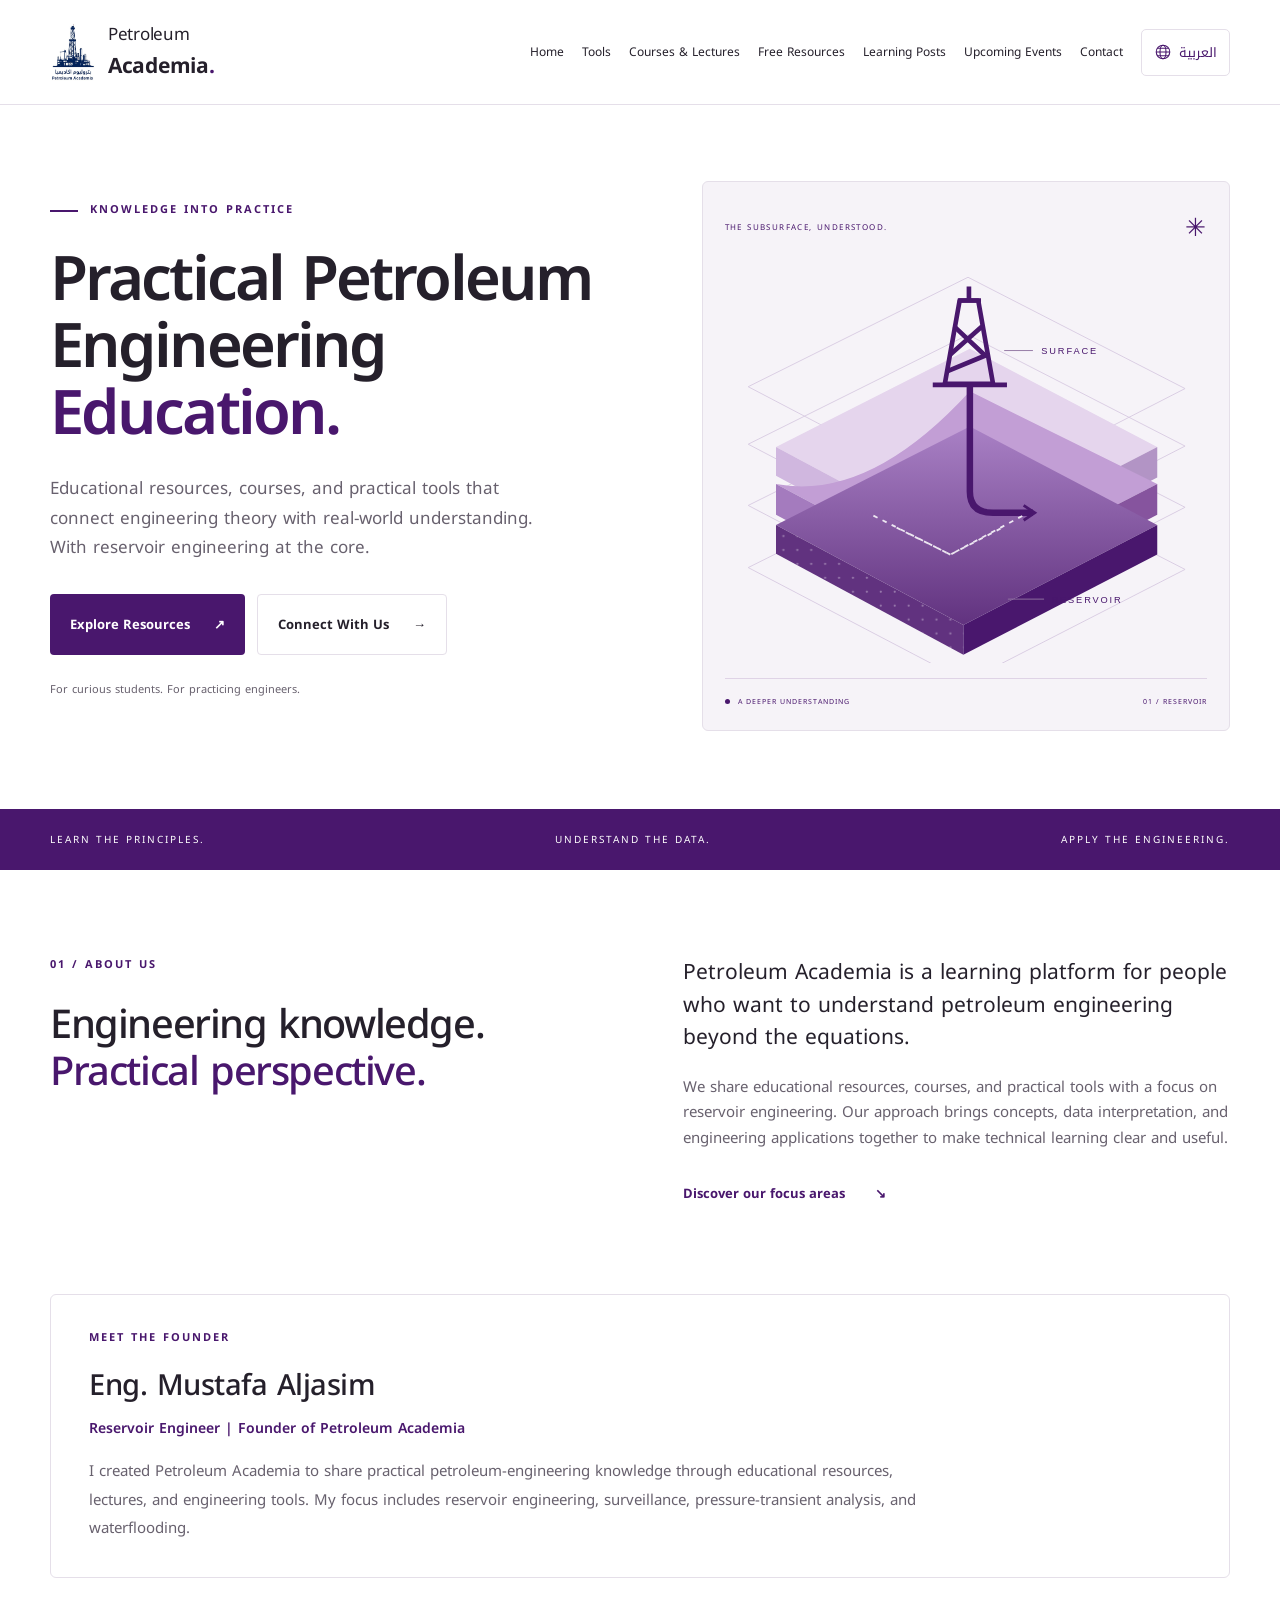
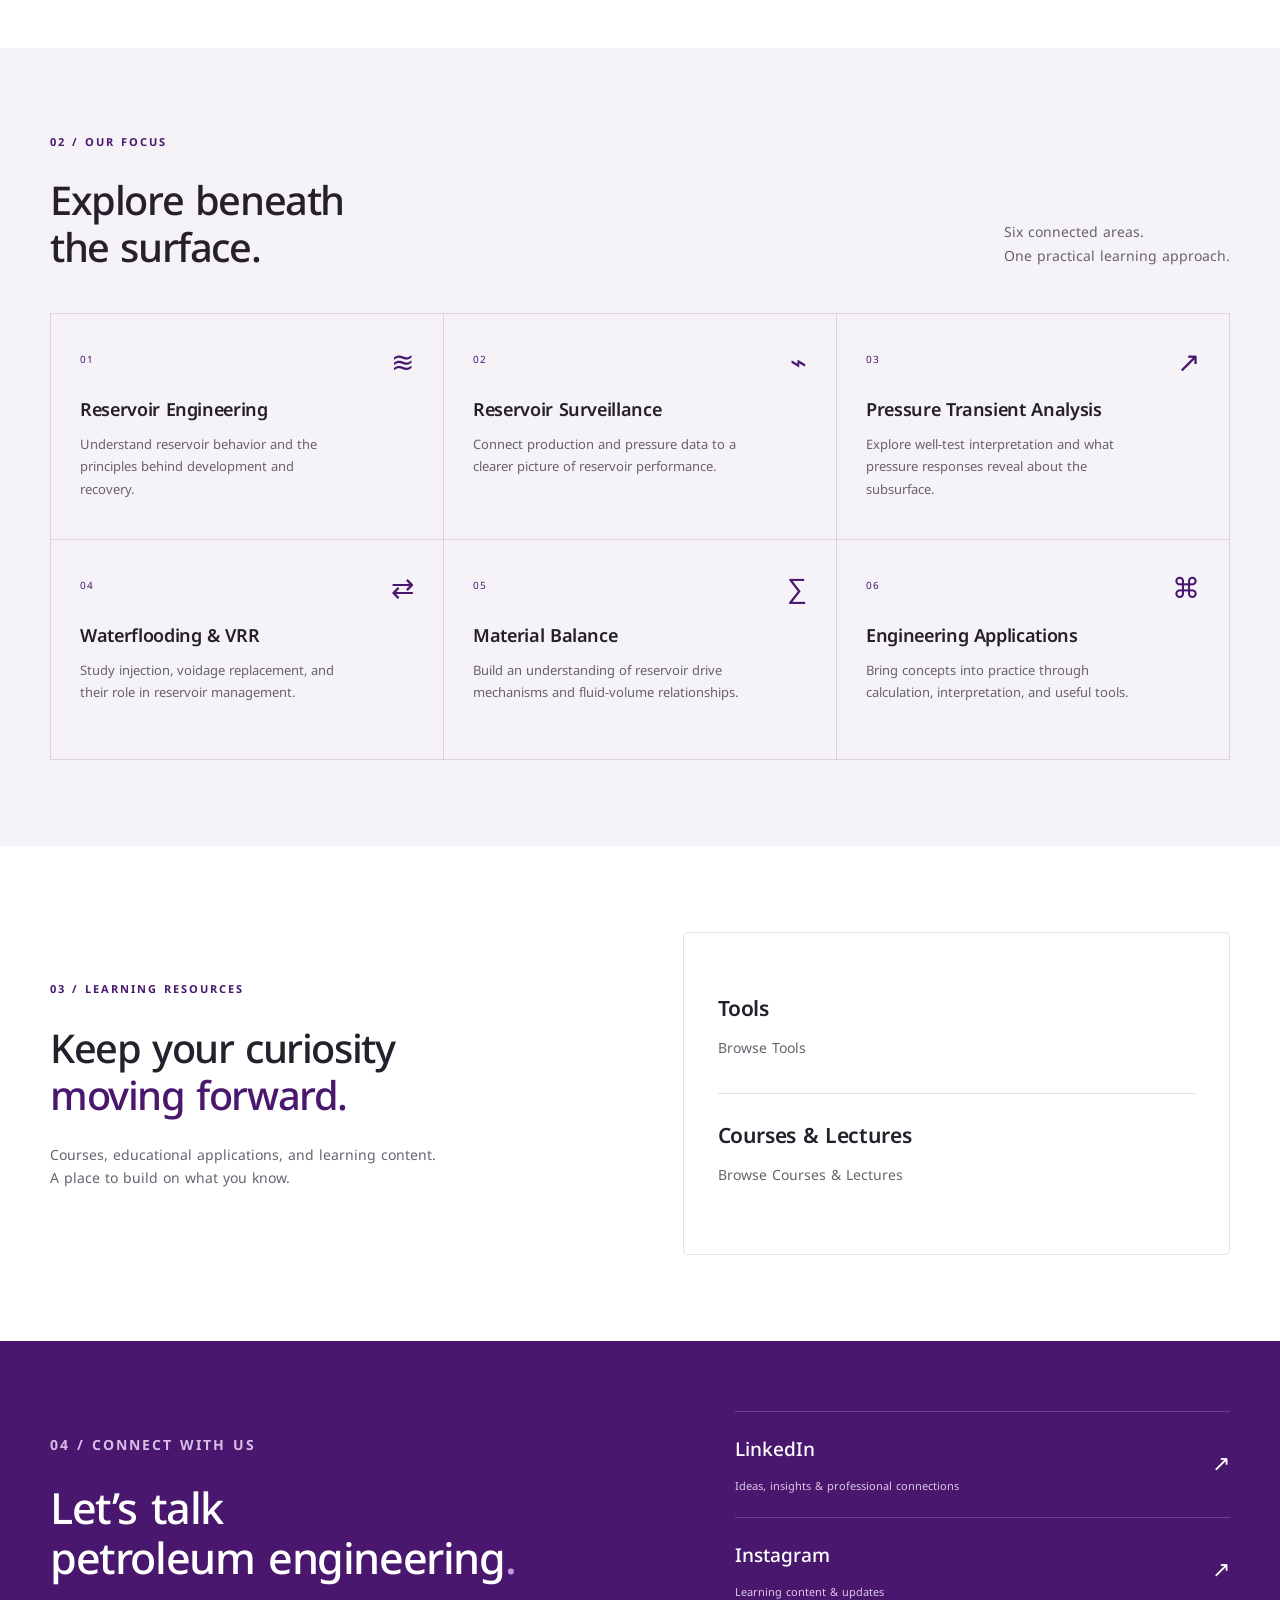
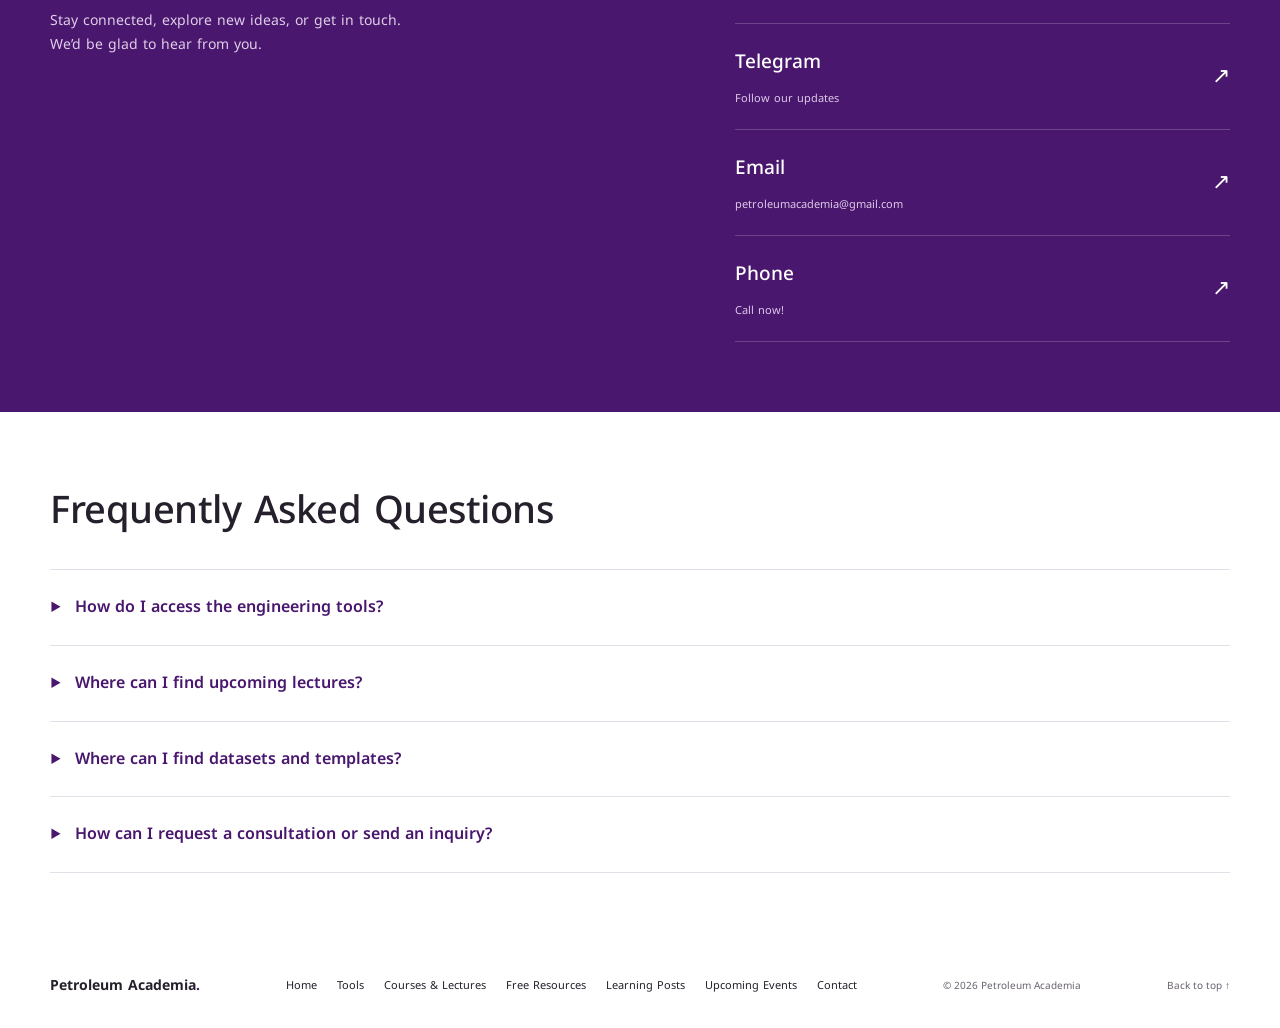
<file: index.html>
<!doctype html>
<html lang="en">
<head>
  <meta charset="utf-8">
  <meta name="viewport" content="width=device-width, initial-scale=1">
  <title>Petroleum Academia | Practical Petroleum Engineering Education</title>
  <meta name="description" content="Practical petroleum engineering education, resources, courses, and tools with a focus on reservoir engineering. Connect with Petroleum Academia.">
  <meta name="theme-color" content="#49176D">
  <link rel="canonical" href="https://petroleumacademia.com/">
  <meta property="og:type" content="website">
  <meta property="og:site_name" content="Petroleum Academia">
  <meta property="og:title" content="Practical Petroleum Engineering Education">
  <meta property="og:description" content="Connect theory with practical understanding. Explore petroleum engineering education with Petroleum Academia.">
  <meta property="og:url" content="https://petroleumacademia.com/">
  <meta property="og:image" content="https://petroleumacademia.com/assets/social-preview.png">
  <meta property="og:image:alt" content="Petroleum Academia — Empowering the Future of Energy">
  <meta name="twitter:card" content="summary_large_image">
  <meta name="twitter:title" content="Petroleum Academia | Practical Engineering Education">
  <meta name="twitter:description" content="Educational resources and practical tools focused on reservoir engineering.">
  <meta name="twitter:image" content="https://petroleumacademia.com/assets/social-preview.png">
  <link rel="icon" href="/assets/favicon.svg" type="image/svg+xml">
  <link rel="stylesheet" href="/styles.css">
  <script src="/config.js" defer></script>
  <script src="/shared.js" defer></script>
  <script src="/script.js" defer></script>
  <script src="/language.js" defer></script>
  <script src="/featured.js" defer></script>
  <script src="/founder.js" defer></script>
  <script src="/faq.js" defer></script>
</head>
<body id="top">
  <a class="skip-link" href="#main">Skip to content</a>
  <header class="site-header">
    <div class="container header-inner">
      <a class="brand" href="/" aria-label="Petroleum Academia home"><img src="/assets/logo.png" width="532" height="692" alt="Petroleum Academia"><span>Petroleum<br><strong>Academia<span class="brand-dot">.</span></strong></span></a>
      <nav aria-label="Main navigation"><a href="/">Home</a><a href="/tools/">Tools</a><a href="/courses/">Courses &amp; Lectures</a><a href="/resources/">Free Resources</a><a href="/learning-posts/">Learning Posts</a><a href="/upcoming/">Upcoming Events</a><a href="/contact/">Contact</a><button class="language-toggle" id="language-toggle" type="button" aria-label="Switch to Arabic" hidden><svg viewBox="0 0 24 24" width="18" height="18" fill="none" stroke="currentColor" stroke-width="1.5" aria-hidden="true"><circle cx="12" cy="12" r="9"/><ellipse cx="12" cy="12" rx="4" ry="9"/><path d="M3 12h18M5 7h14M5 17h14"/></svg><span lang="ar" dir="rtl">العربية</span></button></nav>
    </div>
  </header>
  <main id="main">
    <section class="hero container" id="home" aria-labelledby="hero-title">
      <div class="hero-copy"><p class="eyebrow"><span class="small-line"></span> KNOWLEDGE INTO PRACTICE</p><h1 id="hero-title">Practical Petroleum Engineering <em>Education.</em></h1><p class="hero-description">Educational resources, courses, and practical tools that connect engineering theory with real-world understanding. With reservoir engineering at the core.</p><div class="hero-actions"><a class="button primary" href="/tools/">Explore Resources <span aria-hidden="true">↗</span></a><a class="button secondary" href="#contact">Connect With Us <span aria-hidden="true">→</span></a></div><p class="hero-footnote">For curious students. For practicing engineers.</p></div>
      <div class="technical-art" role="img" aria-label="Illustrative reservoir cross-section showing geological layers, a well, and fluid movement">
        <div class="art-top"><span>THE SUBSURFACE, UNDERSTOOD.</span><span aria-hidden="true">✳</span></div>
        <svg viewBox="0 0 520 440" aria-hidden="true">
          <defs><linearGradient id="layer" x2="0" y2="1"><stop stop-color="#a981c5"/><stop offset="1" stop-color="#61327f"/></linearGradient><pattern id="dots" width="15" height="15" patternUnits="userSpaceOnUse"><circle cx="3" cy="3" r="1.2" fill="#fff" opacity=".35"/></pattern></defs>
          <g fill="none" stroke="#d9cce2" stroke-width="1"><path d="M25 142 262 24 496 144 260 265Z"/><path d="M25 204 262 86 496 206 260 327Z"/><path d="M25 270 262 152 496 272 260 393Z"/><path d="M25 337 262 219 496 339 260 460Z"/></g>
          <path d="M55 207 264 101 466 207 257 315Z" fill="#e5d5ed"/><path d="M55 207 257 315 257 347 55 238Z" fill="#d0b7df"/><path d="M257 315 466 207 466 240 257 347Z" fill="#b294c5"/>
          <path d="M55 247Q155 266 264 147L466 247 257 354Z" fill="#c29ed5"/><path d="M55 247 257 354 257 389 55 280Z" fill="#a47bbe"/><path d="M257 354 466 247 466 280 257 389Z" fill="#86549e"/>
          <path d="M55 291 264 185 466 291 257 399Z" fill="url(#layer)"/><path d="M55 291 257 399 257 431 55 322Z" fill="#61327f"/><path d="M257 399 466 291 466 323 257 431Z" fill="#49176d"/><path d="M55 291 257 399 257 431 55 322Z" fill="url(#dots)"/>
          <g fill="none" stroke="#49176d" stroke-width="5" stroke-linejoin="round"><path d="M237 139 253 49 273 49 289 139Z"/><path d="m247 77 32 30m-37 1 35-31m-39 49 46-19M251 49h25M263 34v15M224 140h80"/><path d="M264 140v115q0 23 25 23h43" stroke-width="7"/></g><path d="m322 270 12 8-12 8" fill="none" stroke="#49176d" stroke-width="3"/>
          <g fill="none" stroke="#fff" stroke-width="2" stroke-dasharray="5 6" opacity=".85"><path d="m160 281 83 42 80-43"/><path d="m185 294 58 29 54-28"/></g>
          <g fill="#49176d" font-family="Arial, sans-serif" font-size="10" letter-spacing="2"><text x="341" y="107">SURFACE</text><text x="352" y="375">RESERVOIR</text></g><g stroke="#9175a2" stroke-width="1" fill="none"><path d="M332 103h-31M344 371h-39"/></g>
        </svg>
        <div class="art-bottom"><span><span class="status-dot"></span> A DEEPER UNDERSTANDING</span><span>01 / RESERVOIR</span></div>
      </div>
    </section>
    <section class="container featured-resource" id="featured-resource" aria-labelledby="featured-title" hidden></section>
    <div class="topic-strip"><div class="container"><span>LEARN THE PRINCIPLES.</span><span>UNDERSTAND THE DATA.</span><span>APPLY THE ENGINEERING.</span></div></div>
    <section class="container about section" id="about" aria-labelledby="about-title"><div><p class="eyebrow">01 / ABOUT US</p><h2 id="about-title">Engineering knowledge.<br><em>Practical perspective.</em></h2></div><div class="about-copy"><p class="lead">Petroleum Academia is a learning platform for people who want to understand petroleum engineering beyond the equations.</p><p>We share educational resources, courses, and practical tools with a focus on reservoir engineering. Our approach brings concepts, data interpretation, and engineering applications together to make technical learning clear and useful.</p><a class="text-link" href="#focus">Discover our focus areas <span aria-hidden="true">↘</span></a></div></section>
    <section class="container founder-section" id="founder-profile" aria-labelledby="founder-name" hidden></section>
    <section class="focus-section" id="focus" aria-labelledby="focus-title"><div class="container section"><div class="section-heading"><div><p class="eyebrow">02 / OUR FOCUS</p><h2 id="focus-title">Explore beneath<br>the surface.</h2></div><p>Six connected areas.<br>One practical learning approach.</p></div><div class="focus-grid">
      <article><span class="area-number">01</span><h3>Reservoir Engineering</h3><p>Understand reservoir behavior and the principles behind development and recovery.</p><span class="area-symbol" aria-hidden="true">≋</span></article>
      <article><span class="area-number">02</span><h3>Reservoir Surveillance</h3><p>Connect production and pressure data to a clearer picture of reservoir performance.</p><span class="area-symbol" aria-hidden="true">⌁</span></article>
      <article><span class="area-number">03</span><h3>Pressure Transient Analysis</h3><p>Explore well-test interpretation and what pressure responses reveal about the subsurface.</p><span class="area-symbol" aria-hidden="true">↗</span></article>
      <article><span class="area-number">04</span><h3>Waterflooding &amp; VRR</h3><p>Study injection, voidage replacement, and their role in reservoir management.</p><span class="area-symbol" aria-hidden="true">⇄</span></article>
      <article><span class="area-number">05</span><h3>Material Balance</h3><p>Build an understanding of reservoir drive mechanisms and fluid-volume relationships.</p><span class="area-symbol" aria-hidden="true">∑</span></article>
      <article><span class="area-number">06</span><h3>Engineering Applications</h3><p>Bring concepts into practice through calculation, interpretation, and useful tools.</p><span class="area-symbol" aria-hidden="true">⌘</span></article>
    </div></div></section>
    <section class="container section resources" id="resources" aria-labelledby="resources-title"><div><p class="eyebrow">03 / LEARNING RESOURCES</p><h2 id="resources-title">Keep your curiosity<br><em>moving forward.</em></h2><p>Courses, educational applications, and learning content.<br>A place to build on what you know.</p></div><div class="resource-panel"><a class="resource-link" href="/tools/"><h3>Tools</h3><p>Browse Tools</p></a><a class="resource-link" href="/courses/"><h3>Courses &amp; Lectures</h3><p>Browse Courses &amp; Lectures</p></a></div></section>
    <section class="contact-section" id="contact" aria-labelledby="contact-title"><div class="container contact-inner"><div><p class="eyebrow">04 / CONNECT WITH US</p><h2 id="contact-title">Let’s talk<br>petroleum engineering<span>.</span></h2><p>Stay connected, explore new ideas, or get in touch.<br>We’d be glad to hear from you.</p></div><div id="contact-links" class="contact-links" aria-label="Contact channels"></div></div></section>
    <section class="container faq-section" id="faq-section" aria-labelledby="faq-title" hidden></section>
  </main>
  <footer class="container"><a class="footer-brand" href="/">Petroleum Academia<span>.</span></a><p>Practical knowledge. Lasting understanding.</p><small>© <span id="year">2026</span> Petroleum Academia</small><a class="back-top" href="#top">Back to top ↑</a></footer>
</body>
</html>
</file>
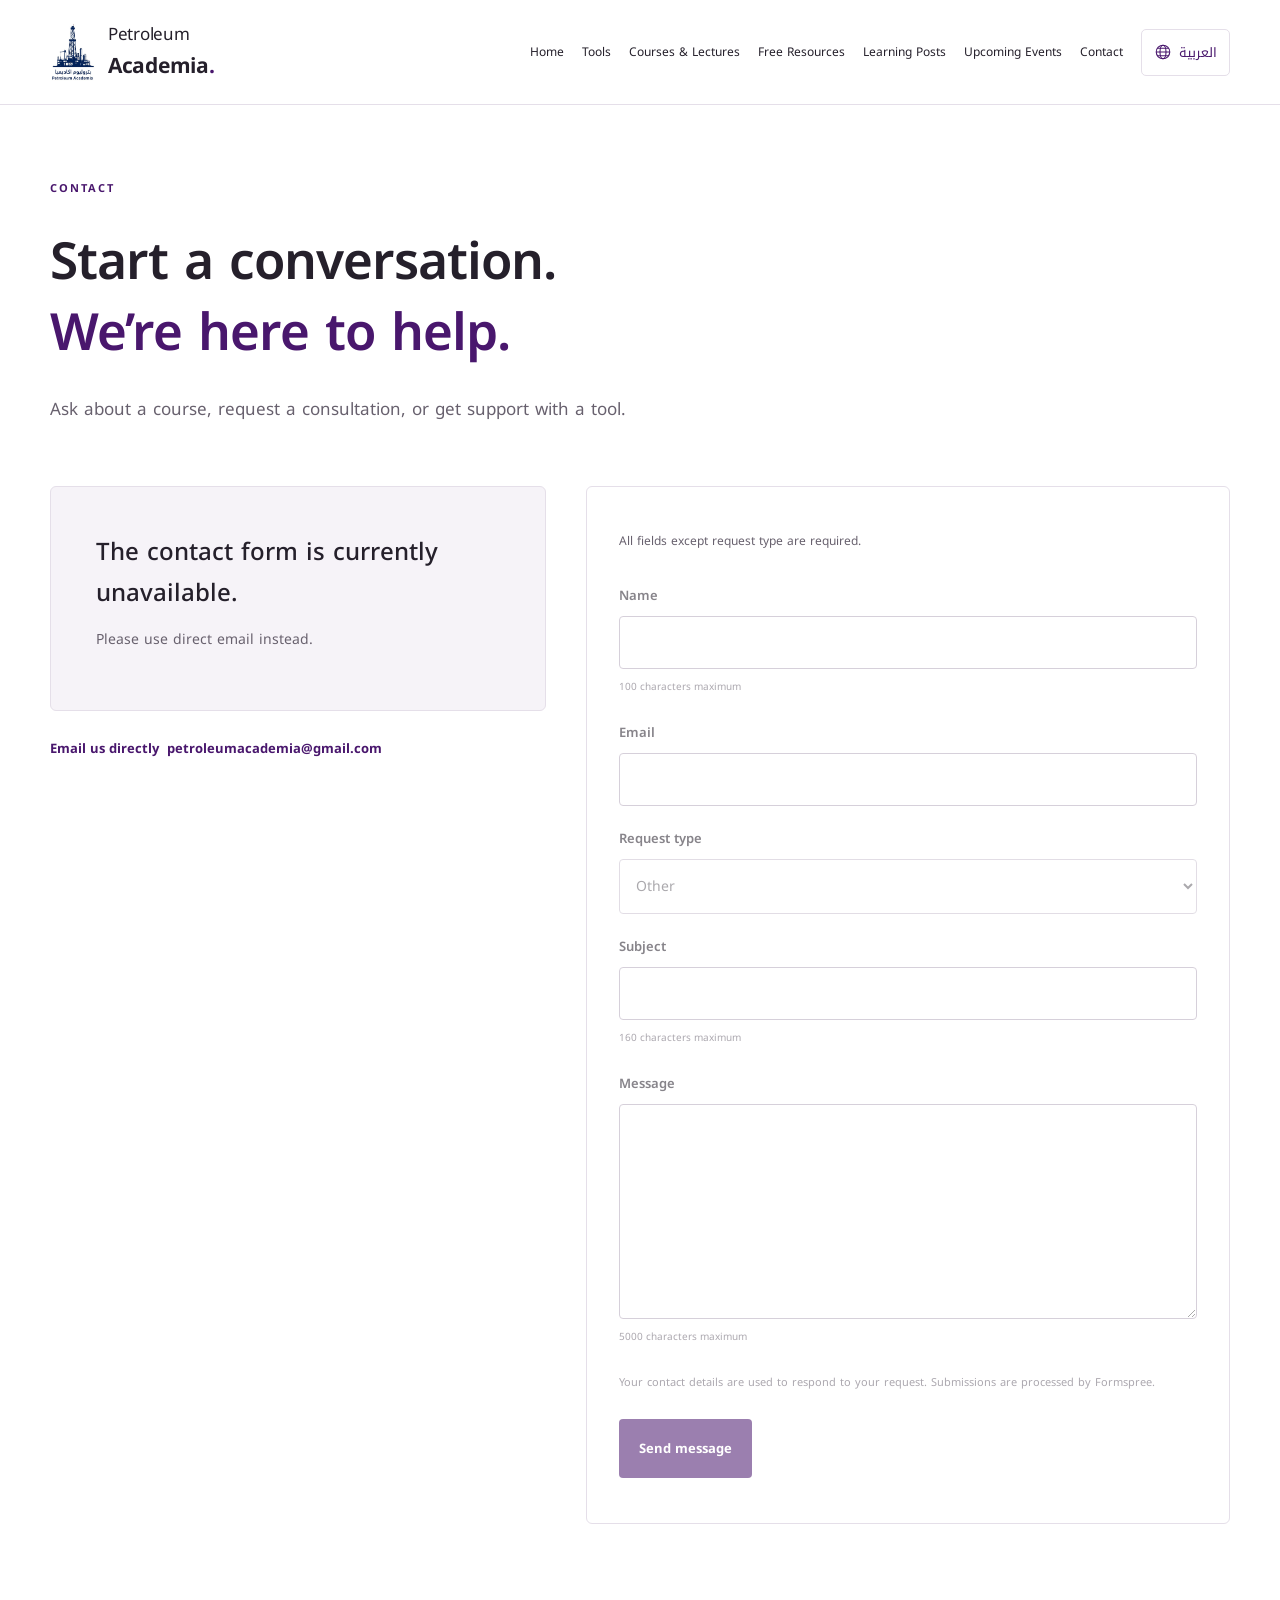
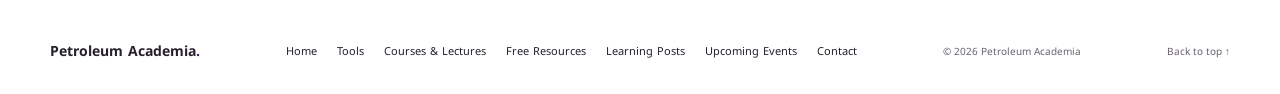
<file: contact/index.html>
<!doctype html>
<html lang="en">
<head>
  <meta charset="utf-8">
  <meta name="viewport" content="width=device-width, initial-scale=1">
  <title>Contact | Petroleum Academia</title>
  <meta name="description" content="Ask about a course, request a consultation, or get support with a tool.">
  <meta name="theme-color" content="#49176D">
  <link rel="canonical" href="https://petroleumacademia.com/contact/">
  <meta property="og:type" content="website">
  <meta property="og:site_name" content="Petroleum Academia">
  <meta property="og:title" content="Contact | Petroleum Academia">
  <meta property="og:description" content="Ask about a course, request a consultation, or get support with a tool.">
  <meta property="og:url" content="https://petroleumacademia.com/contact/">
  <meta property="og:image" content="https://petroleumacademia.com/assets/social-preview.png">
  <meta property="og:image:alt" content="Petroleum Academia — Empowering the Future of Energy">
  <meta name="twitter:card" content="summary_large_image">
  <meta name="twitter:title" content="Contact | Petroleum Academia">
  <meta name="twitter:description" content="Ask about a course, request a consultation, or get support with a tool.">
  <meta name="twitter:image" content="https://petroleumacademia.com/assets/social-preview.png">
  <link rel="icon" href="/assets/favicon.svg" type="image/svg+xml">
  <link rel="stylesheet" href="/styles.css">
  <script src="/config.js" defer></script>
  <script src="/shared.js" defer></script>
  <script src="/script.js" defer></script>
  <script src="/language.js" defer></script>
  <script src="/contact.js" defer></script>
</head>
<body id="top" data-page="contact">
  <a class="skip-link" href="#main">Skip to content</a>
  <header class="site-header">
    <div class="container header-inner">
      <a class="brand" href="/" aria-label="Petroleum Academia home"><img src="/assets/logo.png" width="532" height="692" alt="Petroleum Academia"><span>Petroleum<br><strong>Academia<span class="brand-dot">.</span></strong></span></a>
      <nav aria-label="Main navigation"><a href="/">Home</a><a href="/tools/">Tools</a><a href="/courses/">Courses &amp; Lectures</a><a href="/resources/">Free Resources</a><a href="/learning-posts/">Learning Posts</a><a href="/upcoming/">Upcoming Events</a><a href="/contact/">Contact</a><button class="language-toggle" id="language-toggle" type="button" aria-label="Switch to Arabic" hidden><svg viewBox="0 0 24 24" width="18" height="18" fill="none" stroke="currentColor" stroke-width="1.5" aria-hidden="true"><circle cx="12" cy="12" r="9"/><ellipse cx="12" cy="12" rx="4" ry="9"/><path d="M3 12h18M5 7h14M5 17h14"/></svg><span lang="ar" dir="rtl">العربية</span></button></nav>
    </div>
  </header>
  <main id="main" class="catalog-main"><section class="container catalog-intro"><p class="eyebrow">CONTACT</p><h1>Start a conversation.<br><em>We’re here to help.</em></h1><p class="lead">Ask about a course, request a consultation, or get support with a tool.</p></section><section class="container catalog-content contact-layout"><div><div id="form-unavailable" class="catalog-state"><h2>The contact form is currently unavailable.</h2><p>Please use direct email instead.</p></div><a id="email-alternative" class="text-link email-alternative" hidden><span>Email us directly</span><span id="email-address" dir="ltr"></span></a></div><form id="contact-form" class="contact-form" novalidate><p>All fields except request type are required.</p><fieldset disabled><legend class="sr-only">Contact</legend>
<label for="name">Name</label><input id="name" name="name" autocomplete="name" required maxlength="100" aria-describedby="name-limit"><small id="name-limit">100 characters maximum</small>
<label for="email">Email</label><input id="email" name="email" type="email" autocomplete="email" required maxlength="254">
<label for="request-type">Request type</label><select id="request-type" name="requestType"><option value="Consultation">Consultation</option><option value="Course inquiry">Course inquiry</option><option value="Tool support">Tool support</option><option value="Other" selected>Other</option></select>
<label for="subject">Subject</label><input id="subject" name="subject" required maxlength="160" aria-describedby="subject-limit"><small id="subject-limit">160 characters maximum</small>
<label for="message">Message</label><textarea id="message" name="message" rows="7" required maxlength="5000" aria-describedby="message-limit"></textarea><small id="message-limit">5000 characters maximum</small>
<div class="honeypot" aria-hidden="true"><label for="website">Leave this blank</label><input id="website" name="_gotcha" tabindex="-1" autocomplete="off"></div>
<p class="privacy-note">Your contact details are used to respond to your request. Submissions are processed by Formspree.</p><button type="submit" class="button primary">Send message</button></fieldset><p id="form-status" role="status" aria-live="polite"></p><noscript><p>The contact form is currently unavailable.</p></noscript></form></section></main>
  <footer class="container"><a class="footer-brand" href="/">Petroleum Academia<span>.</span></a><p>Practical knowledge. Lasting understanding.</p><small>© <span id="year">2026</span> Petroleum Academia</small><a class="back-top" href="#top">Back to top ↑</a></footer>
</body>
</html>
</file>
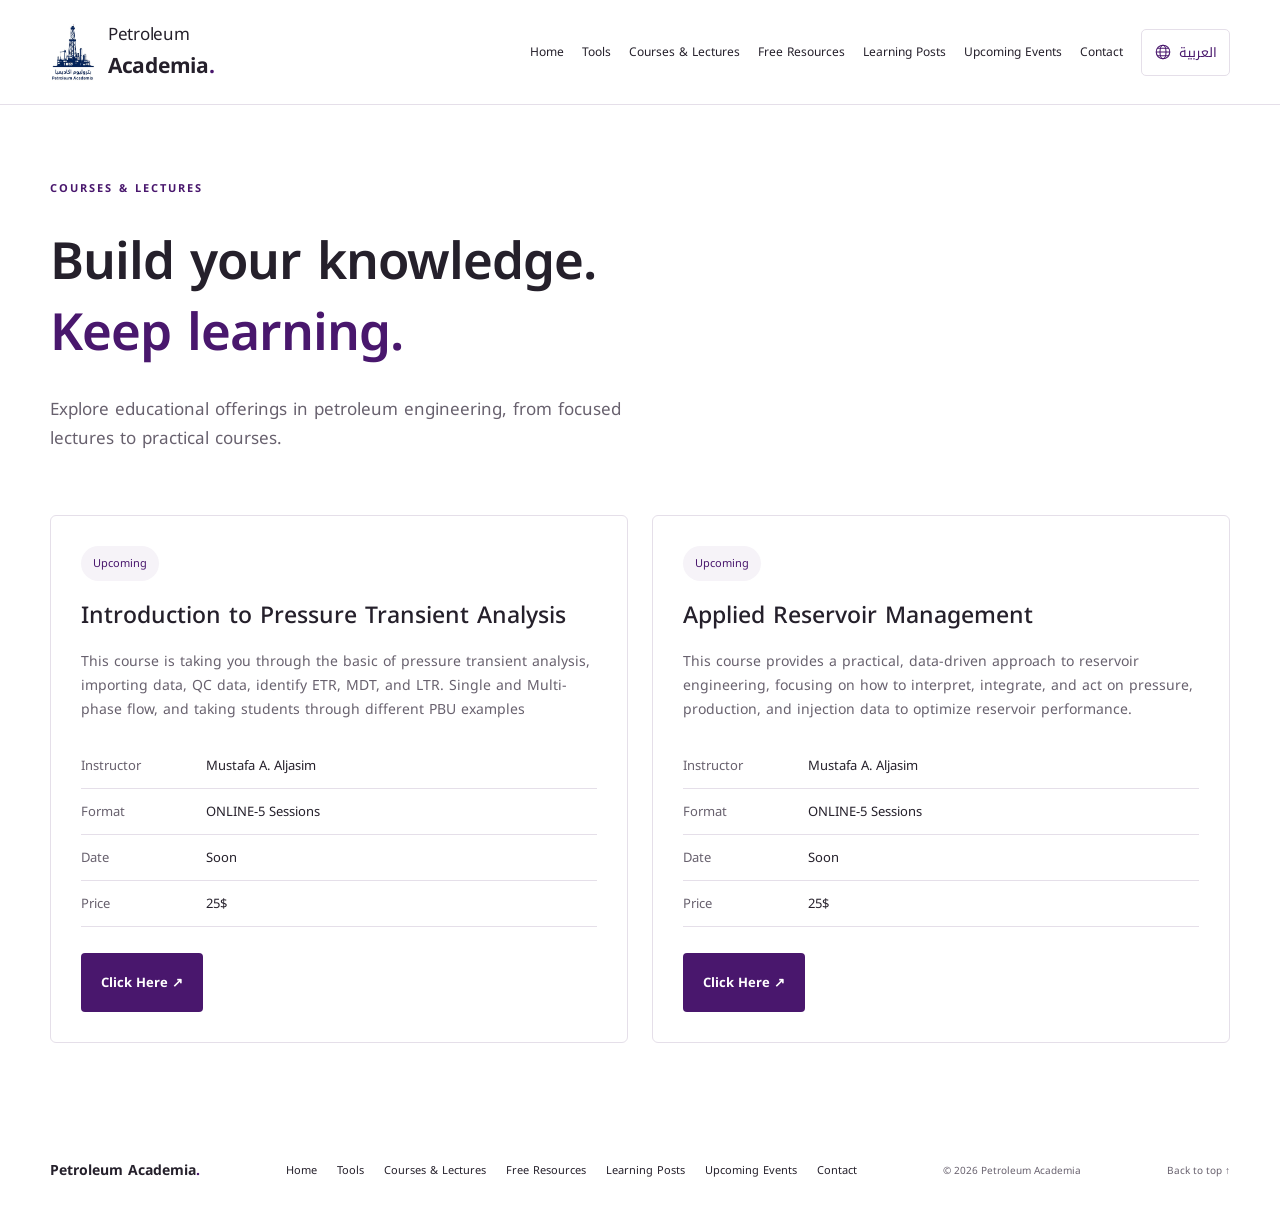
<file: courses/index.html>
<!doctype html>
<html lang="en">
<head>
  <meta charset="utf-8">
  <meta name="viewport" content="width=device-width, initial-scale=1">
  <title>Courses & Lectures | Petroleum Academia</title>
  <meta name="description" content="Explore educational offerings in petroleum engineering, from focused lectures to practical courses.">
  <meta name="theme-color" content="#49176D">
  <link rel="canonical" href="https://petroleumacademia.com/courses/">
  <meta property="og:type" content="website">
  <meta property="og:site_name" content="Petroleum Academia">
  <meta property="og:title" content="Courses & Lectures | Petroleum Academia">
  <meta property="og:description" content="Explore educational offerings in petroleum engineering, from focused lectures to practical courses.">
  <meta property="og:url" content="https://petroleumacademia.com/courses/">
  <meta property="og:image" content="https://petroleumacademia.com/assets/social-preview.png">
  <meta property="og:image:alt" content="Petroleum Academia — Empowering the Future of Energy">
  <meta name="twitter:card" content="summary_large_image">
  <meta name="twitter:title" content="Courses & Lectures | Petroleum Academia">
  <meta name="twitter:description" content="Explore educational offerings in petroleum engineering, from focused lectures to practical courses.">
  <meta name="twitter:image" content="https://petroleumacademia.com/assets/social-preview.png">
  <link rel="icon" href="/assets/favicon.svg" type="image/svg+xml">
  <link rel="stylesheet" href="/styles.css">
  <script src="/config.js" defer></script>
  <script src="/shared.js" defer></script>
  <script src="/script.js" defer></script>
  <script src="/language.js" defer></script>
  <script src="/catalog.js" defer></script>
</head>
<body id="top">
  <a class="skip-link" href="#main">Skip to content</a>
  <header class="site-header">
    <div class="container header-inner">
      <a class="brand" href="/" aria-label="Petroleum Academia home"><img src="/assets/logo.png" width="532" height="692" alt="Petroleum Academia"><span>Petroleum<br><strong>Academia<span class="brand-dot">.</span></strong></span></a>
      <nav aria-label="Main navigation"><a href="/">Home</a><a href="/tools/">Tools</a><a href="/courses/">Courses &amp; Lectures</a><a href="/resources/">Free Resources</a><a href="/learning-posts/">Learning Posts</a><a href="/upcoming/">Upcoming Events</a><a href="/contact/">Contact</a><button class="language-toggle" id="language-toggle" type="button" aria-label="Switch to Arabic" hidden><svg viewBox="0 0 24 24" width="18" height="18" fill="none" stroke="currentColor" stroke-width="1.5" aria-hidden="true"><circle cx="12" cy="12" r="9"/><ellipse cx="12" cy="12" rx="4" ry="9"/><path d="M3 12h18M5 7h14M5 17h14"/></svg><span lang="ar" dir="rtl">العربية</span></button></nav>
    </div>
  </header>
  <main id="main" class="catalog-main"><section class="container catalog-intro"><p class="eyebrow">COURSES & LECTURES</p><h1>Build your knowledge.<br><em>Keep learning.</em></h1><p class="lead">Explore educational offerings in petroleum engineering, from focused lectures to practical courses.</p></section><section class="container catalog-content" aria-label="Courses & Lectures"><div id="catalog" data-kind="courses" aria-live="polite" aria-busy="true"><p>Loading listings…</p></div><noscript><p>Enable JavaScript to load the listings.</p></noscript></section></main>
  <footer class="container"><a class="footer-brand" href="/">Petroleum Academia<span>.</span></a><p>Practical knowledge. Lasting understanding.</p><small>© <span id="year">2026</span> Petroleum Academia</small><a class="back-top" href="#top">Back to top ↑</a></footer>
</body>
</html>
</file>
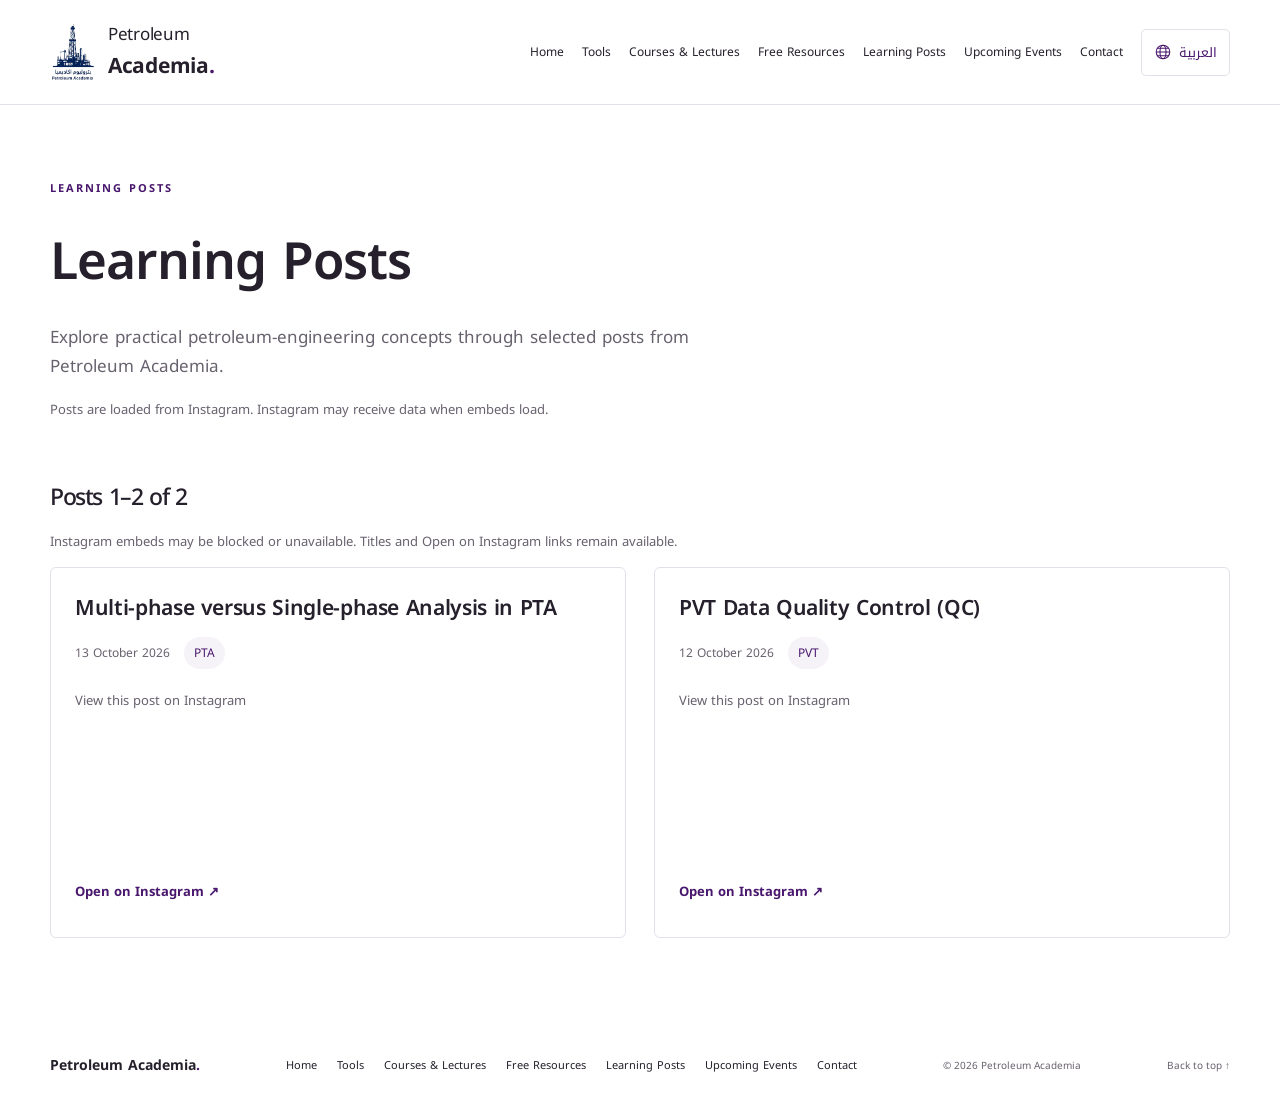
<file: learning-posts/index.html>
<!doctype html>
<html lang="en">
<head>
  <meta charset="utf-8">
  <meta name="viewport" content="width=device-width, initial-scale=1">
  <title>Learning Posts | Petroleum Academia</title>
  <meta name="description" content="Explore practical petroleum-engineering concepts through selected posts from Petroleum Academia.">
  <meta name="theme-color" content="#49176D">
  <link rel="canonical" href="https://petroleumacademia.com/learning-posts/">
  <meta property="og:type" content="website">
  <meta property="og:site_name" content="Petroleum Academia">
  <meta property="og:title" content="Learning Posts | Petroleum Academia">
  <meta property="og:description" content="Explore practical petroleum-engineering concepts through selected posts from Petroleum Academia.">
  <meta property="og:url" content="https://petroleumacademia.com/learning-posts/">
  <meta property="og:image" content="https://petroleumacademia.com/assets/social-preview.png">
  <meta property="og:image:alt" content="Petroleum Academia — Empowering the Future of Energy">
  <meta name="twitter:card" content="summary_large_image">
  <meta name="twitter:title" content="Learning Posts | Petroleum Academia">
  <meta name="twitter:description" content="Explore practical petroleum-engineering concepts through selected posts from Petroleum Academia.">
  <meta name="twitter:image" content="https://petroleumacademia.com/assets/social-preview.png">
  <link rel="icon" href="/assets/favicon.svg" type="image/svg+xml">
  <link rel="stylesheet" href="/styles.css">
  <script src="/config.js" defer></script>
  <script src="/shared.js" defer></script>
  <script src="/script.js" defer></script>
  <script src="/language.js" defer></script>
  <script src="/instagram-model.js" defer></script>
  <script src="/learning-posts.js" defer></script>
</head>
<body id="top" data-page="learning-posts">
  <a class="skip-link" href="#main">Skip to content</a>
  <header class="site-header">
    <div class="container header-inner">
      <a class="brand" href="/" aria-label="Petroleum Academia home"><img src="/assets/logo.png" width="532" height="692" alt="Petroleum Academia"><span>Petroleum<br><strong>Academia<span class="brand-dot">.</span></strong></span></a>
      <nav aria-label="Main navigation"><a href="/">Home</a><a href="/tools/">Tools</a><a href="/courses/">Courses &amp; Lectures</a><a href="/resources/">Free Resources</a><a href="/learning-posts/">Learning Posts</a><a href="/upcoming/">Upcoming Events</a><a href="/contact/">Contact</a><button class="language-toggle" id="language-toggle" type="button" aria-label="Switch to Arabic" hidden><svg viewBox="0 0 24 24" width="18" height="18" fill="none" stroke="currentColor" stroke-width="1.5" aria-hidden="true"><circle cx="12" cy="12" r="9"/><ellipse cx="12" cy="12" rx="4" ry="9"/><path d="M3 12h18M5 7h14M5 17h14"/></svg><span lang="ar" dir="rtl">العربية</span></button></nav>
    </div>
  </header>
  <main id="main" class="catalog-main"><section class="container catalog-intro"><p class="eyebrow">LEARNING POSTS</p><h1>Learning Posts</h1><p class="lead">Explore practical petroleum-engineering concepts through selected posts from Petroleum Academia.</p><p class="posts-note">Posts are loaded from Instagram. Instagram may receive data when embeds load.</p></section><section class="container catalog-content" aria-label="Learning Posts"><div id="learning-posts" aria-busy="true"><p>Loading listings…</p></div><noscript><p>Enable JavaScript to load the listings.</p></noscript></section></main>
  <footer class="container"><a class="footer-brand" href="/">Petroleum Academia<span>.</span></a><p>Practical knowledge. Lasting understanding.</p><small>© <span id="year">2026</span> Petroleum Academia</small><a class="back-top" href="#top">Back to top ↑</a></footer>
</body>
</html>
</file>
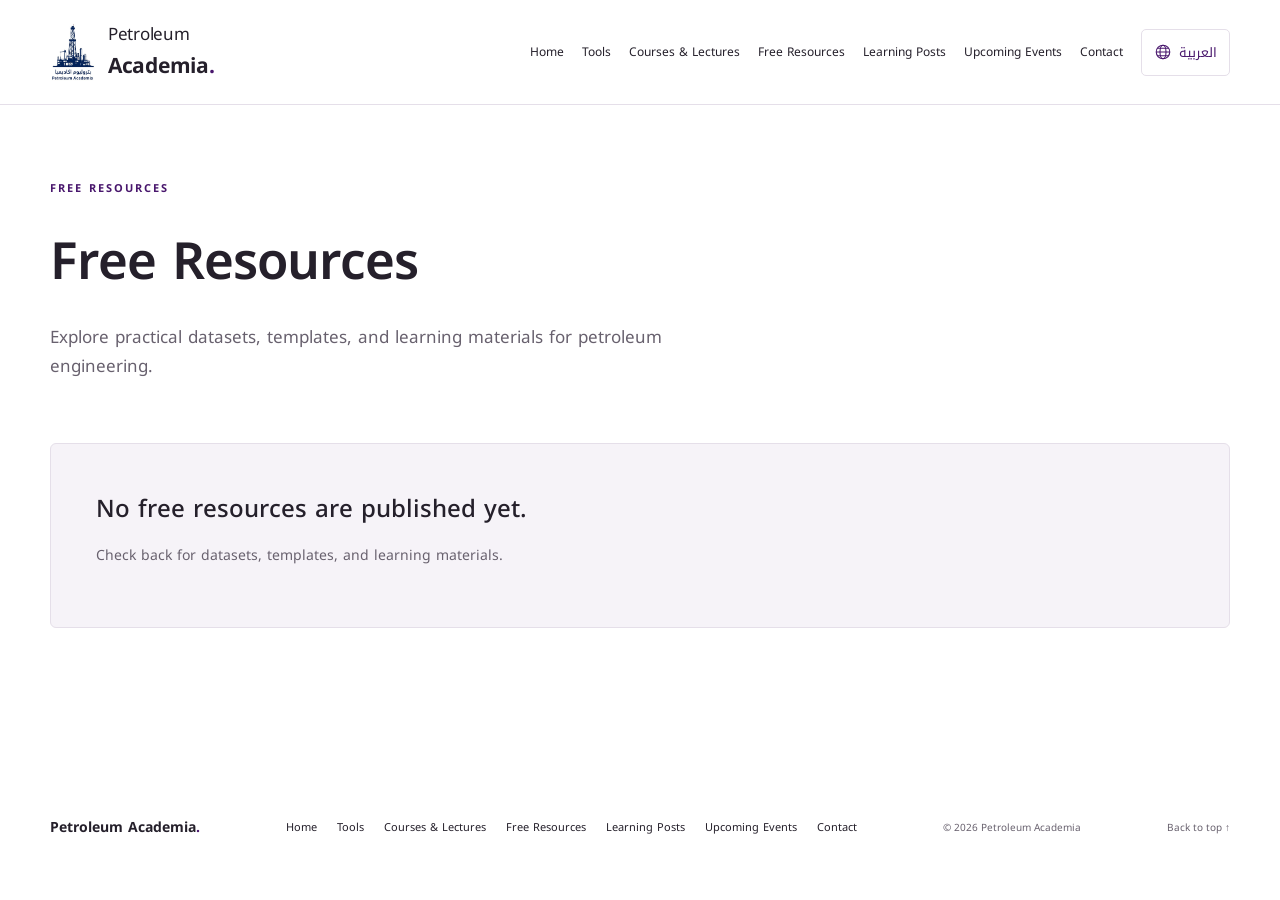
<file: resources/index.html>
<!doctype html>
<html lang="en">
<head>
  <meta charset="utf-8">
  <meta name="viewport" content="width=device-width, initial-scale=1">
  <title>Free Resources | Petroleum Academia</title>
  <meta name="description" content="Explore practical datasets, templates, and learning materials for petroleum engineering.">
  <meta name="theme-color" content="#49176D">
  <link rel="canonical" href="https://petroleumacademia.com/resources/">
  <meta property="og:type" content="website">
  <meta property="og:site_name" content="Petroleum Academia">
  <meta property="og:title" content="Free Resources | Petroleum Academia">
  <meta property="og:description" content="Explore practical datasets, templates, and learning materials for petroleum engineering.">
  <meta property="og:url" content="https://petroleumacademia.com/resources/">
  <meta property="og:image" content="https://petroleumacademia.com/assets/social-preview.png">
  <meta property="og:image:alt" content="Petroleum Academia — Empowering the Future of Energy">
  <meta name="twitter:card" content="summary_large_image">
  <meta name="twitter:title" content="Free Resources | Petroleum Academia">
  <meta name="twitter:description" content="Explore practical datasets, templates, and learning materials for petroleum engineering.">
  <meta name="twitter:image" content="https://petroleumacademia.com/assets/social-preview.png">
  <link rel="icon" href="/assets/favicon.svg" type="image/svg+xml">
  <link rel="stylesheet" href="/styles.css">
  <script src="/config.js" defer></script>
  <script src="/shared.js" defer></script>
  <script src="/script.js" defer></script>
  <script src="/language.js" defer></script>
  <script src="/resources.js" defer></script>
</head>
<body id="top" data-page="resources">
  <a class="skip-link" href="#main">Skip to content</a>
  <header class="site-header">
    <div class="container header-inner">
      <a class="brand" href="/" aria-label="Petroleum Academia home"><img src="/assets/logo.png" width="532" height="692" alt="Petroleum Academia"><span>Petroleum<br><strong>Academia<span class="brand-dot">.</span></strong></span></a>
      <nav aria-label="Main navigation"><a href="/">Home</a><a href="/tools/">Tools</a><a href="/courses/">Courses &amp; Lectures</a><a href="/resources/">Free Resources</a><a href="/learning-posts/">Learning Posts</a><a href="/upcoming/">Upcoming Events</a><a href="/contact/">Contact</a><button class="language-toggle" id="language-toggle" type="button" aria-label="Switch to Arabic" hidden><svg viewBox="0 0 24 24" width="18" height="18" fill="none" stroke="currentColor" stroke-width="1.5" aria-hidden="true"><circle cx="12" cy="12" r="9"/><ellipse cx="12" cy="12" rx="4" ry="9"/><path d="M3 12h18M5 7h14M5 17h14"/></svg><span lang="ar" dir="rtl">العربية</span></button></nav>
    </div>
  </header>
  <main id="main" class="catalog-main"><section class="container catalog-intro"><p class="eyebrow">FREE RESOURCES</p><h1>Free Resources</h1><p class="lead">Explore practical datasets, templates, and learning materials for petroleum engineering.</p></section><section class="container catalog-content" aria-label="Free Resources"><div id="free-resources" aria-live="polite" aria-busy="true"><p>Loading listings…</p></div><noscript><p>Enable JavaScript to load the listings.</p></noscript></section></main>
  <footer class="container"><a class="footer-brand" href="/">Petroleum Academia<span>.</span></a><p>Practical knowledge. Lasting understanding.</p><small>© <span id="year">2026</span> Petroleum Academia</small><a class="back-top" href="#top">Back to top ↑</a></footer>
</body>
</html>
</file>
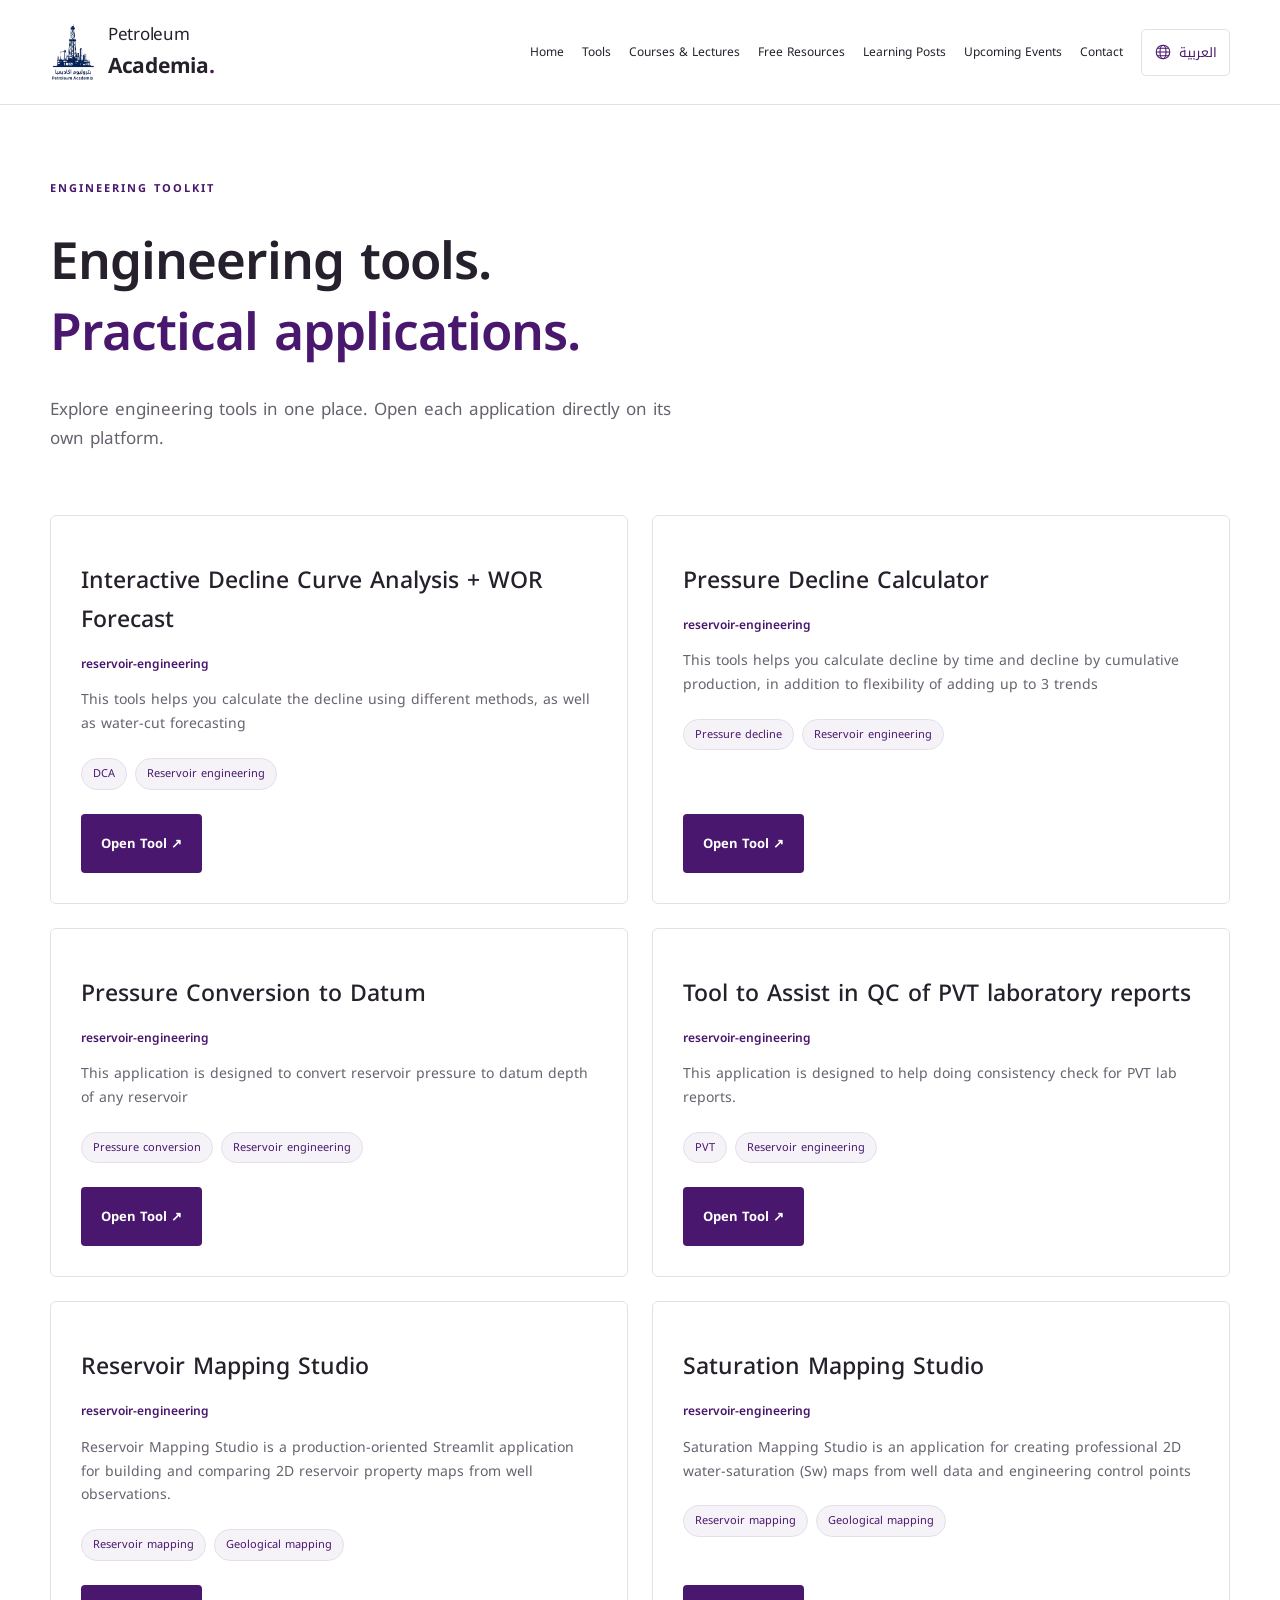
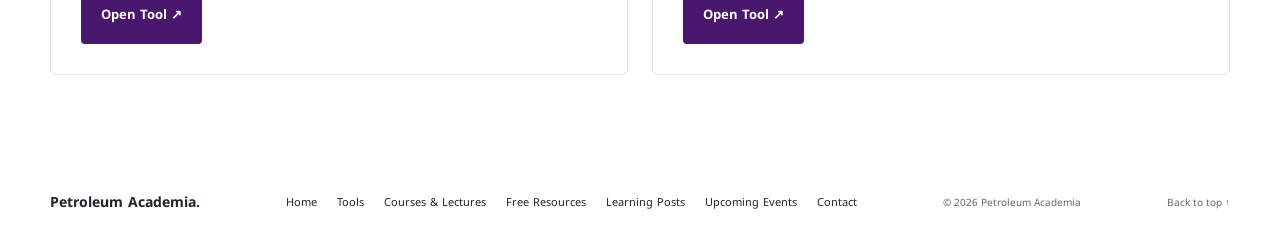
<file: tools/index.html>
<!doctype html>
<html lang="en">
<head>
  <meta charset="utf-8">
  <meta name="viewport" content="width=device-width, initial-scale=1">
  <title>Tools | Petroleum Academia</title>
  <meta name="description" content="Explore engineering tools in one place. Open each application directly on its own platform.">
  <meta name="theme-color" content="#49176D">
  <link rel="canonical" href="https://petroleumacademia.com/tools/">
  <meta property="og:type" content="website">
  <meta property="og:site_name" content="Petroleum Academia">
  <meta property="og:title" content="Tools | Petroleum Academia">
  <meta property="og:description" content="Explore engineering tools in one place. Open each application directly on its own platform.">
  <meta property="og:url" content="https://petroleumacademia.com/tools/">
  <meta property="og:image" content="https://petroleumacademia.com/assets/social-preview.png">
  <meta property="og:image:alt" content="Petroleum Academia — Empowering the Future of Energy">
  <meta name="twitter:card" content="summary_large_image">
  <meta name="twitter:title" content="Tools | Petroleum Academia">
  <meta name="twitter:description" content="Explore engineering tools in one place. Open each application directly on its own platform.">
  <meta name="twitter:image" content="https://petroleumacademia.com/assets/social-preview.png">
  <link rel="icon" href="/assets/favicon.svg" type="image/svg+xml">
  <link rel="stylesheet" href="/styles.css">
  <script src="/config.js" defer></script>
  <script src="/shared.js" defer></script>
  <script src="/script.js" defer></script>
  <script src="/language.js" defer></script>
  <script src="/catalog.js" defer></script>
</head>
<body id="top">
  <a class="skip-link" href="#main">Skip to content</a>
  <header class="site-header">
    <div class="container header-inner">
      <a class="brand" href="/" aria-label="Petroleum Academia home"><img src="/assets/logo.png" width="532" height="692" alt="Petroleum Academia"><span>Petroleum<br><strong>Academia<span class="brand-dot">.</span></strong></span></a>
      <nav aria-label="Main navigation"><a href="/">Home</a><a href="/tools/">Tools</a><a href="/courses/">Courses &amp; Lectures</a><a href="/resources/">Free Resources</a><a href="/learning-posts/">Learning Posts</a><a href="/upcoming/">Upcoming Events</a><a href="/contact/">Contact</a><button class="language-toggle" id="language-toggle" type="button" aria-label="Switch to Arabic" hidden><svg viewBox="0 0 24 24" width="18" height="18" fill="none" stroke="currentColor" stroke-width="1.5" aria-hidden="true"><circle cx="12" cy="12" r="9"/><ellipse cx="12" cy="12" rx="4" ry="9"/><path d="M3 12h18M5 7h14M5 17h14"/></svg><span lang="ar" dir="rtl">العربية</span></button></nav>
    </div>
  </header>
  <main id="main" class="catalog-main"><section class="container catalog-intro"><p class="eyebrow">ENGINEERING TOOLKIT</p><h1>Engineering tools.<br><em>Practical applications.</em></h1><p class="lead">Explore engineering tools in one place. Open each application directly on its own platform.</p></section><section class="container catalog-content" aria-label="Tools"><div id="catalog" data-kind="tools" aria-live="polite" aria-busy="true"><p>Loading listings…</p></div><noscript><p>Enable JavaScript to load the listings.</p></noscript></section></main>
  <footer class="container"><a class="footer-brand" href="/">Petroleum Academia<span>.</span></a><p>Practical knowledge. Lasting understanding.</p><small>© <span id="year">2026</span> Petroleum Academia</small><a class="back-top" href="#top">Back to top ↑</a></footer>
</body>
</html>
</file>
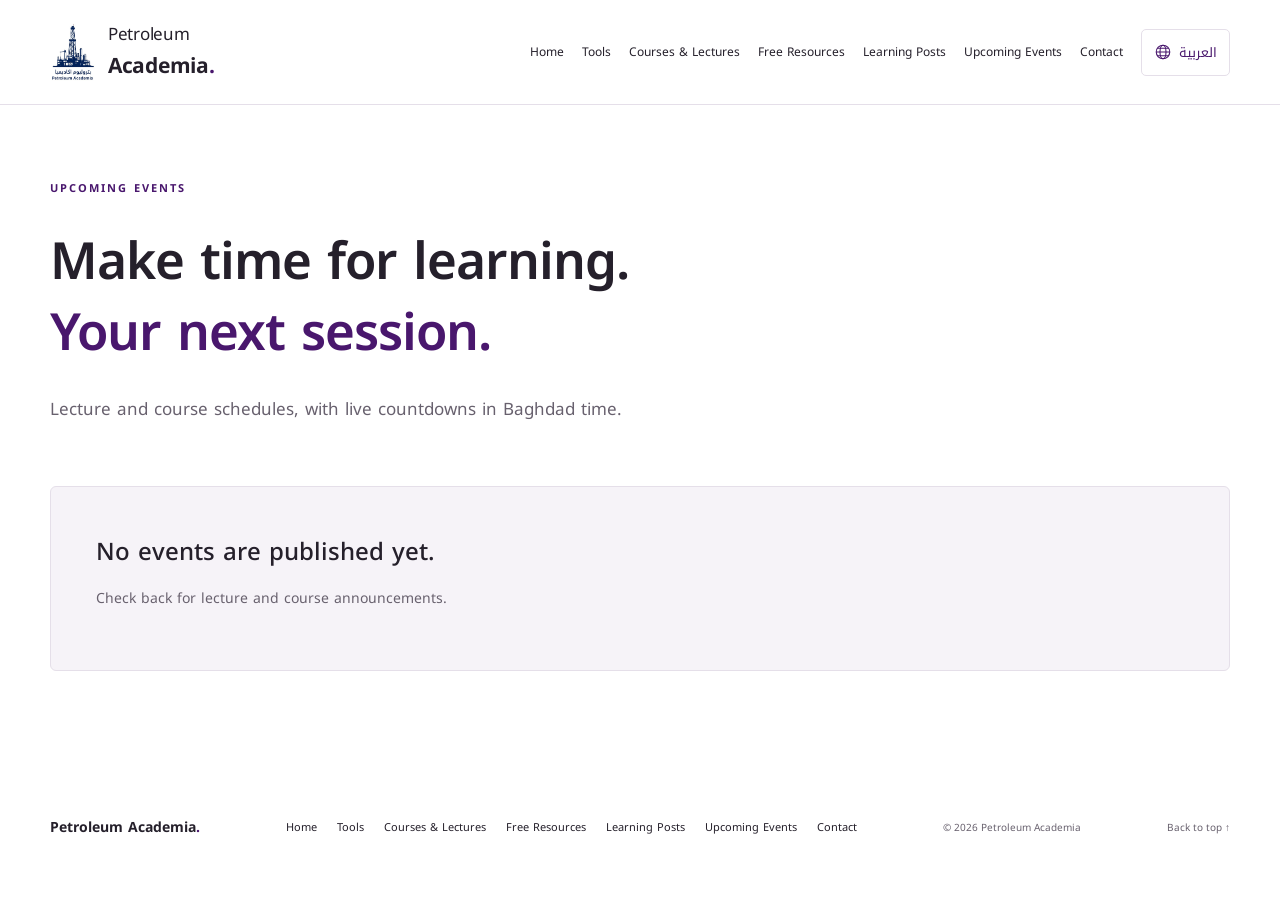
<file: upcoming/index.html>
<!doctype html>
<html lang="en">
<head>
  <meta charset="utf-8">
  <meta name="viewport" content="width=device-width, initial-scale=1">
  <title>Upcoming Events | Petroleum Academia</title>
  <meta name="description" content="Lecture and course schedules, with live countdowns in Baghdad time.">
  <meta name="theme-color" content="#49176D">
  <link rel="canonical" href="https://petroleumacademia.com/upcoming/">
  <meta property="og:type" content="website">
  <meta property="og:site_name" content="Petroleum Academia">
  <meta property="og:title" content="Upcoming Events | Petroleum Academia">
  <meta property="og:description" content="Lecture and course schedules, with live countdowns in Baghdad time.">
  <meta property="og:url" content="https://petroleumacademia.com/upcoming/">
  <meta property="og:image" content="https://petroleumacademia.com/assets/social-preview.png">
  <meta property="og:image:alt" content="Petroleum Academia — Empowering the Future of Energy">
  <meta name="twitter:card" content="summary_large_image">
  <meta name="twitter:title" content="Upcoming Events | Petroleum Academia">
  <meta name="twitter:description" content="Lecture and course schedules, with live countdowns in Baghdad time.">
  <meta name="twitter:image" content="https://petroleumacademia.com/assets/social-preview.png">
  <link rel="icon" href="/assets/favicon.svg" type="image/svg+xml">
  <link rel="stylesheet" href="/styles.css">
  <script src="/config.js" defer></script>
  <script src="/shared.js" defer></script>
  <script src="/script.js" defer></script>
  <script src="/language.js" defer></script>
  <script src="/event-model.js" defer></script>
<script src="/events.js" defer></script>
</head>
<body id="top" data-page="upcoming">
  <a class="skip-link" href="#main">Skip to content</a>
  <header class="site-header">
    <div class="container header-inner">
      <a class="brand" href="/" aria-label="Petroleum Academia home"><img src="/assets/logo.png" width="532" height="692" alt="Petroleum Academia"><span>Petroleum<br><strong>Academia<span class="brand-dot">.</span></strong></span></a>
      <nav aria-label="Main navigation"><a href="/">Home</a><a href="/tools/">Tools</a><a href="/courses/">Courses &amp; Lectures</a><a href="/resources/">Free Resources</a><a href="/learning-posts/">Learning Posts</a><a href="/upcoming/">Upcoming Events</a><a href="/contact/">Contact</a><button class="language-toggle" id="language-toggle" type="button" aria-label="Switch to Arabic" hidden><svg viewBox="0 0 24 24" width="18" height="18" fill="none" stroke="currentColor" stroke-width="1.5" aria-hidden="true"><circle cx="12" cy="12" r="9"/><ellipse cx="12" cy="12" rx="4" ry="9"/><path d="M3 12h18M5 7h14M5 17h14"/></svg><span lang="ar" dir="rtl">العربية</span></button></nav>
    </div>
  </header>
  <main id="main" class="catalog-main"><section class="container catalog-intro"><p class="eyebrow">UPCOMING EVENTS</p><h1>Make time for learning.<br><em>Your next session.</em></h1><p class="lead">Lecture and course schedules, with live countdowns in Baghdad time.</p></section><section class="container catalog-content"><div id="events"></div><noscript><p>Enable JavaScript to load the listings.</p></noscript></section></main>
  <footer class="container"><a class="footer-brand" href="/">Petroleum Academia<span>.</span></a><p>Practical knowledge. Lasting understanding.</p><small>© <span id="year">2026</span> Petroleum Academia</small><a class="back-top" href="#top">Back to top ↑</a></footer>
</body>
</html>
</file>
<file: styles.css>
:root{--purple:#49176d;--ink:#25202b;--muted:#68616e;--soft:#f6f3f8;--line:#e5dfe9;--max:1180px}*{box-sizing:border-box}html{scroll-behavior:smooth;scroll-padding-top:100px}body{margin:0;background:#fff;color:var(--ink);font-family:Arial,Helvetica,sans-serif;-webkit-font-smoothing:antialiased}a{color:inherit;text-decoration:none}button,a{-webkit-tap-highlight-color:transparent}a:focus-visible{outline:3px solid #9861b8;outline-offset:6px}a:hover{color:var(--purple)}[hidden]{display:none!important}.container{width:min(var(--max),calc(100% - 80px));margin-inline:auto}.skip-link{position:fixed;top:-100px;left:20px;background:var(--purple);color:white;padding:14px;z-index:10}.skip-link:focus{top:12px}.site-header{border-bottom:1px solid var(--line);background:white}.header-inner{display:flex;justify-content:space-between;align-items:center;min-height:104px;gap:24px}.brand{display:flex;align-items:center;gap:12px;font-size:17px;line-height:1.15;letter-spacing:-.3px}.brand img{width:46px;height:60px;object-fit:contain}.brand strong{font-size:21px}.brand-dot{color:var(--purple)}nav{display:flex;align-items:center;gap:32px;font-size:14px}nav a{padding:12px 0}.nav-contact{border:1px solid var(--line);padding:12px 19px;border-radius:5px}.nav-contact span{margin-left:17px}.hero{display:grid;grid-template-columns:1.12fr 1fr;gap:60px;align-items:center;padding-top:76px;padding-bottom:78px}.eyebrow{display:flex;align-items:center;gap:12px;color:var(--purple);font-size:11px;font-weight:700;letter-spacing:2px;margin:0 0 27px}.small-line{width:28px;height:2px;background:var(--purple)}h1{font-size:clamp(42px,4.8vw,65px);line-height:1.09;letter-spacing:-2.9px;font-weight:600;margin:0 0 26px}em{font-style:normal;color:var(--purple)}.hero-description{font-size:17px;line-height:1.75;color:var(--muted);max-width:490px}.hero-actions{display:flex;gap:12px;margin-top:31px}.button{display:inline-flex;align-items:center;justify-content:space-between;gap:24px;padding:17px 20px;font-size:13px;font-weight:700;border-radius:4px;transition:transform .2s,background .2s}.button:hover{transform:translateY(-3px)}.primary{background:var(--purple);color:white}.primary:hover{background:#35104f;color:white}.secondary{border:1px solid var(--line)}.hero-footnote{font-size:11px;color:var(--muted);margin-top:26px}.technical-art{background:var(--soft);border:1px solid var(--line);border-radius:6px;padding:22px;position:relative;overflow:hidden}.technical-art:before{content:'';position:absolute;inset:0;background-image:radial-gradient(#49176d19 .7px,transparent .7px);background-size:18px 18px;pointer-events:none}.technical-art svg{position:relative;width:100%;display:block;margin:4px 0 15px}.art-top,.art-bottom{position:relative;display:flex;justify-content:space-between;align-items:center;font-size:8px;letter-spacing:1.4px;color:var(--purple);gap:10px}.art-top>span:last-child{font-size:25px}.art-bottom{padding-top:16px;border-top:1px solid #dfd3e6;font-size:7px;letter-spacing:1px}.status-dot{display:inline-block;width:5px;height:5px;border-radius:50%;background:var(--purple);margin-right:5px}.topic-strip{background:var(--purple);color:#fff}.topic-strip .container{display:flex;justify-content:space-between;padding-block:21px;font-size:10px;letter-spacing:2px}.section{padding-block:86px}h2{font-size:clamp(31px,3.1vw,43px);font-weight:500;letter-spacing:-1.4px;line-height:1.18;margin:0}p{line-height:1.7}.about{display:grid;grid-template-columns:1fr 1fr;gap:85px}.about-copy .lead{font-size:21px;color:var(--ink);line-height:1.55;margin-top:0}.about-copy p{font-size:15px;color:var(--muted)}.text-link{display:inline-flex;align-items:center;gap:30px;color:var(--purple);font-size:13px;font-weight:700;margin-top:15px}.text-link:hover{text-decoration:underline}.focus-section{background:var(--soft)}.section-heading{display:flex;justify-content:space-between;align-items:end;margin-bottom:40px}.section-heading>p{font-size:14px;color:var(--muted);margin-bottom:4px}.focus-grid{display:grid;grid-template-columns:repeat(3,1fr);border-top:1px solid #dcd2e3;border-left:1px solid #dcd2e3}.focus-grid article{position:relative;padding:28px 29px 38px;border-right:1px solid #dcd2e3;border-bottom:1px solid #dcd2e3;min-height:220px}.area-number{font-size:10px;letter-spacing:1px;color:var(--purple)}h3{font-size:18px;font-weight:600;letter-spacing:-.35px;line-height:1.35}.focus-grid h3{margin-top:25px;margin-bottom:12px;padding-right:10px}.focus-grid p{font-size:13px;color:var(--muted);max-width:270px;margin:0}.area-symbol{position:absolute;top:22px;right:29px;color:var(--purple);font-size:28px}.resources{display:grid;grid-template-columns:1fr 1fr;gap:85px;align-items:center}.resources>div>p:not(.eyebrow){color:var(--muted);font-size:14px;margin-top:23px}.resource-panel{border:1px solid var(--line);border-radius:5px;padding:34px}.resource-icon{display:flex;justify-content:center;align-items:center;background:var(--soft);border-radius:50%;width:42px;height:42px;color:var(--purple);font-size:22px}.resource-panel h3{font-size:21px;margin-bottom:12px}.resource-panel p{color:var(--muted);font-size:14px}.resource-link{display:block;padding-block:18px;border-bottom:1px solid var(--line)}.resource-link:last-child{border:0}.resource-link small{color:var(--purple);text-transform:uppercase;font-size:10px;letter-spacing:1px}.resource-link h3{margin:10px 0}.contact-section{background:var(--purple);color:#fff}.contact-inner{display:grid;grid-template-columns:1.2fr 1fr;gap:90px;padding-block:70px}.contact-section .eyebrow{color:#d9bde8}.contact-section h2{font-size:43px}.contact-section h2 span{color:#c398db}.contact-section p{color:#e0cee9;font-size:14px;margin-top:23px}.contact-links{display:flex;flex-direction:column;justify-content:center}.contact-links>a{display:flex;justify-content:space-between;align-items:center;border-bottom:1px solid #ffffff30;padding:20px 0;gap:20px;transition:padding .2s}.contact-links>a:first-child{border-top:1px solid #ffffff30}.contact-links>a:hover{color:#fff;padding-left:8px}.contact-links strong{display:block;font-size:19px;font-weight:500}.contact-links small{display:block;color:#ddc8e8;font-size:11px;margin-top:8px}.contact-links>a>span:last-child{font-size:22px}footer{display:flex;align-items:center;justify-content:space-between;gap:24px;padding-block:29px}.footer-brand{font-weight:700;font-size:14px}.footer-brand span{color:var(--purple)}footer p,footer small,.back-top{font-size:10px;color:var(--muted)}.hero-copy{animation:enter .65s ease-out}@keyframes enter{from{opacity:0;transform:translateY(12px)}to{opacity:1;transform:translateY(0)}}@media(min-width:1500px){.hero{padding-block:100px}}@media(max-width:1000px){.container{width:calc(100% - 48px)}.hero{gap:30px}h1{font-size:49px}.hero-actions{flex-wrap:wrap}.about,.resources,.contact-inner{gap:40px}nav{gap:21px}.focus-grid article{padding:25px 22px}.art-bottom{flex-wrap:wrap}footer p{display:none}}@media(max-width:700px){html{scroll-padding-top:24px}.container{width:calc(100% - 40px)}.header-inner{min-height:90px;flex-wrap:wrap;padding-block:17px;gap:15px}.brand img{width:34px;height:44px}.brand{font-size:13px;gap:9px}.brand strong{font-size:16px}nav{width:100%;justify-content:space-between;gap:10px;font-size:12px;border-top:1px solid var(--line);padding-top:8px}.nav-contact{border:0;padding:12px 0}.nav-contact span{margin-left:4px}.hero{grid-template-columns:1fr;gap:35px;padding-top:45px;padding-bottom:40px}h1{font-size:clamp(39px,9.5vw,58px);letter-spacing:-1.8px;max-width:540px}.hero-description{font-size:15px}.eyebrow{font-size:9px;letter-spacing:1.6px;margin-bottom:20px}.hero-actions{gap:10px;flex-wrap:nowrap}.button{padding:16px 14px;gap:12px;font-size:11px}.hero-footnote{margin-top:22px}.technical-art{max-width:460px;width:100%;margin:auto;padding:19px}.technical-art svg{max-height:350px}.topic-strip .container{gap:20px;justify-content:center;flex-wrap:wrap;padding-block:18px;font-size:8px;letter-spacing:1px}.topic-strip span:last-child{display:none}.section{padding-block:54px}.about,.resources,.contact-inner{grid-template-columns:1fr;gap:28px}.about-copy .lead{font-size:19px}.section-heading{align-items:start;gap:25px}.section-heading>p{max-width:125px;font-size:12px}.focus-grid{grid-template-columns:repeat(2,1fr)}.focus-grid article{padding:23px 17px 26px;min-height:230px}.focus-grid h3{font-size:16px;margin-top:24px}.focus-grid p{font-size:12px}.area-symbol{right:17px;font-size:24px}.resource-panel{padding:27px}.contact-inner{padding-block:52px;gap:32px}.contact-section h2{font-size:35px}.contact-links>a{padding-block:18px}footer{flex-wrap:wrap;gap:17px;padding-block:25px}footer small{width:100%;order:3}.back-top{margin-left:auto}}@media(max-width:360px){.container{width:calc(100% - 32px)}.button{font-size:10px;padding-inline:11px;gap:8px}.section-heading{display:block}.section-heading>p{max-width:none;margin-top:20px}.focus-grid{grid-template-columns:1fr}.focus-grid article{min-height:190px}}@media(prefers-reduced-motion:reduce){html{scroll-behavior:auto}*,*:before,*:after{animation:none!important;transition:none!important}}
:root .language-toggle{display:inline-flex;align-items:center;justify-content:center;gap:7px;flex-shrink:0;border:1px solid var(--line);border-radius:5px;background:white;color:var(--purple);font:inherit;font-size:13px;min-height:44px;padding:10px 12px;cursor:pointer}.language-toggle:hover{background:var(--soft)}.language-toggle:focus-visible{outline:3px solid #9861b8;outline-offset:5px}html[lang="ar"] body{font-family:"Noto Kufi Arabic",Tahoma,sans-serif}html[lang="ar"] h1,html[lang="ar"] h2,html[lang="ar"] h3,html[lang="ar"] .brand{letter-spacing:0}html[lang="ar"] h1{line-height:1.4;font-size:clamp(36px,4.1vw,56px)}html[lang="ar"] h2{line-height:1.5}html[lang="ar"] .eyebrow,html[lang="ar"] .topic-strip .container,html[lang="ar"] .art-top,html[lang="ar"] .art-bottom{letter-spacing:0}html[dir="rtl"] .area-symbol{right:auto;left:29px}html[dir="rtl"] .focus-grid h3{padding-right:0;padding-left:10px}html[dir="rtl"] .technical-art svg{direction:ltr}html[dir="rtl"] .technical-art svg text{letter-spacing:0}html[dir="rtl"] .contact-links small{unicode-bidi:plaintext}html[dir="rtl"] .back-top{margin-left:0;margin-right:auto}@media(max-width:700px){nav{gap:7px;flex-wrap:wrap}.language-toggle{font-size:11px;padding:7px 9px}html[dir="rtl"] .area-symbol{left:17px}html[lang="ar"] h1{font-size:clamp(34px,8.5vw,48px)}html[lang="ar"] .hero-actions{flex-wrap:wrap}html[lang="ar"] .contact-section h2{font-size:32px}}

@font-face{font-family:"Noto Kufi Arabic";src:url('/assets/fonts/NotoKufiArabic.ttf') format('truetype');font-weight:100 900;font-style:normal;font-display:swap}
body{font-family:"Noto Kufi Arabic",Arial,sans-serif}nav{gap:24px}nav [aria-current="page"]{color:var(--purple);font-weight:700;text-decoration:underline;text-underline-offset:8px}.footer-links{display:flex;gap:20px;font-size:11px}.catalog-main{min-height:calc(100vh - 220px)}.catalog-intro{padding-block:75px 45px}.catalog-intro h1{font-size:clamp(36px,4vw,58px);line-height:1.4;letter-spacing:-1px}.catalog-intro .lead{max-width:640px;font-size:17px;color:var(--muted)}.catalog-content{padding-bottom:85px}.catalog-state{border:1px solid var(--line);background:var(--soft);padding:45px;border-radius:6px}.catalog-state h2{font-size:24px;line-height:1.7;letter-spacing:0}.catalog-state p{color:var(--muted);font-size:14px}.catalog-grid{display:grid;grid-template-columns:repeat(2,minmax(0,1fr));gap:24px}.catalog-card{border:1px solid var(--line);border-radius:6px;padding:30px;display:flex;flex-direction:column;align-items:start;overflow-wrap:anywhere}.catalog-card h2{font-size:23px;line-height:1.7;letter-spacing:0;margin:15px 0}.catalog-card p{font-size:14px;color:var(--muted);margin:0 0 22px}.catalog-card .button{margin-top:auto}.course-status{background:var(--soft);color:var(--purple);padding:7px 12px;border-radius:30px;font-size:11px}.course-fields{width:100%;font-size:13px;margin:0 0 26px}.course-fields>div{display:grid;grid-template-columns:110px 1fr;gap:15px;padding:10px 0;border-bottom:1px solid var(--line)}.course-fields dt{color:var(--muted)}.course-fields dd{margin:0}html[lang="ar"] p{line-height:2}.brand{line-height:1.7}html[lang="ar"] .brand{font-size:13px}html[lang="ar"] .brand strong{font-size:16px}@media(max-width:1000px){nav{gap:14px;font-size:12px}}@media(max-width:700px){nav{justify-content:start;gap:8px 18px}nav a{min-height:44px}.language-toggle{margin-inline-start:auto}.catalog-intro{padding-block:45px 25px}.catalog-intro .lead{font-size:14px}.catalog-grid{grid-template-columns:1fr}.catalog-state{padding:26px}.catalog-state h2{font-size:20px}.catalog-content{padding-bottom:55px}.catalog-card{padding:24px}.footer-links{flex-wrap:wrap;gap:10px 18px;width:100%;order:2}html[lang="ar"] .contact-section h2{font-size:27px}html[lang="ar"] h1{font-size:32px}}
/* Upcoming events and contact share the same restrained card system. */
.event-timezone{display:block;color:var(--muted);font-size:11px;margin-block:8px 20px}.event-card time{font-size:14px;line-height:1.8}.countdown{display:grid;grid-template-columns:repeat(4,minmax(0,1fr));gap:10px;width:100%;margin-top:15px;direction:ltr}.countdown>div{text-align:center;background:var(--soft);border:1px solid var(--line);border-radius:5px;padding:15px 4px}.countdown strong{display:block;font-size:27px;color:var(--purple);font-variant-numeric:tabular-nums}.countdown span{font-size:10px;color:var(--muted)}.event-status{font-weight:700;color:var(--purple)!important;margin-top:15px!important}.past-heading{margin-block:50px 20px;font-size:26px}.past-events{display:grid;gap:12px}.ended-card{border-bottom:1px solid var(--line);padding-block:15px}.ended-card h2{font-size:19px;letter-spacing:0}.ended-card p{font-size:13px;margin-block:6px}.ended-card .event-timezone{margin-block:4px}.event-warning{font-size:13px;color:var(--muted)}.contact-layout{display:grid;grid-template-columns:1fr 1.3fr;gap:40px;align-items:start}.contact-form{border:1px solid var(--line);padding:32px;border-radius:6px}.contact-form>p{font-size:12px;color:var(--muted)}.contact-form fieldset{border:0;padding:0;margin:0;min-width:0}.contact-form label{display:block;font-size:13px;font-weight:600;margin-block:20px 8px}.contact-form input,.contact-form select,.contact-form textarea{display:block;width:100%;border:1px solid #b5a9bc;border-radius:4px;background:white;color:var(--ink);font:inherit;font-size:14px;padding:12px;min-height:44px}.contact-form textarea{resize:vertical}.contact-form small{font-size:10px;color:var(--muted)}.contact-form :is(input,select,textarea,button):focus-visible{outline:3px solid #9861b8;outline-offset:3px}.contact-form fieldset:disabled{opacity:.55}.contact-form .button{border:0;cursor:pointer;font-family:inherit;margin-top:15px;min-height:44px}.privacy-note{font-size:11px;color:var(--muted);margin-top:24px}.email-alternative{display:flex;flex-wrap:wrap;overflow-wrap:anywhere;gap:8px;margin-top:25px}#form-status{font-size:13px;line-height:1.8}.honeypot,.sr-only{position:absolute;width:1px;height:1px;overflow:hidden;clip-path:inset(50%);white-space:nowrap}.footer-links{flex-wrap:wrap}.header-inner{gap:20px}nav{flex-wrap:wrap;gap:12px 18px;font-size:12px}html[lang="ar"] nav{font-size:11px}@media(max-width:1000px){.header-inner{flex-wrap:wrap;padding-block:18px}nav{width:100%;justify-content:space-between}}@media(max-width:700px){.contact-layout{grid-template-columns:1fr;gap:25px}.contact-form{padding:22px}.countdown{gap:6px}.countdown strong{font-size:23px}.countdown span{font-size:9px}nav{justify-content:start}.event-card{padding:22px}.event-card h2{font-size:21px}}
.featured-resource{padding-bottom:55px}.featured-card{display:flex;align-items:center;justify-content:space-between;gap:40px;border:1px solid var(--line);border-inline-start:4px solid var(--purple);border-radius:6px;padding:34px 38px;background:var(--soft)}.featured-copy{min-width:0;max-width:760px;overflow-wrap:anywhere}.featured-card .eyebrow{margin-bottom:14px}.featured-card h2{font-size:28px;line-height:1.5;letter-spacing:-.5px}.featured-description{font-size:14px;color:var(--muted);margin:12px 0 0}.featured-card .button{flex-shrink:0;max-width:100%;white-space:normal;overflow-wrap:anywhere}@media(max-width:700px){.featured-resource{padding-bottom:35px}.featured-card{flex-direction:column;align-items:stretch;gap:24px;padding:25px 23px}.featured-card h2{font-size:23px}.featured-card .button{align-self:flex-start;font-size:12px;min-height:44px}}
.catalog-card .tool-category{color:var(--purple);font-size:12px;font-weight:600;line-height:1.7;margin:0 0 14px}.tool-labels{display:flex;flex-wrap:wrap;gap:8px;list-style:none;padding:0;margin:0 0 24px;max-width:100%}.tool-label{border:1px solid var(--line);border-radius:20px;background:var(--soft);color:var(--purple);font-size:11px;line-height:1.6;padding:6px 11px;max-width:100%;overflow-wrap:anywhere}
.founder-section{padding-bottom:70px}.founder-card{border:1px solid var(--line);border-radius:6px;padding:34px 38px;background:#fff}.founder-card.has-portrait{display:grid;grid-template-columns:200px minmax(0,1fr);align-items:center;gap:38px}.founder-copy{min-width:0;overflow-wrap:anywhere}.founder-copy .eyebrow{margin-bottom:16px}.founder-copy h2{font-size:29px;line-height:1.5;letter-spacing:-.5px}.founder-role{font-size:14px;color:var(--purple);font-weight:600;margin:10px 0 16px}.founder-bio{font-size:15px;color:var(--muted);max-width:850px;line-height:1.9;margin:0}.founder-copy .button{margin-top:24px;min-height:44px}.founder-photo{display:block;width:200px;height:240px;max-width:100%;object-fit:cover;border-radius:5px;background:var(--soft)}@media(max-width:700px){.founder-section{padding-bottom:45px}.founder-card{padding:25px 23px}.founder-card.has-portrait{grid-template-columns:minmax(0,1fr);gap:25px}.founder-photo{width:160px;height:192px}.founder-copy h2{font-size:24px}.founder-role{font-size:13px}.founder-bio{font-size:14px}}
.event-card .event-calendar{margin-top:14px;min-height:44px;background:#fff;color:var(--purple);font-family:inherit;cursor:pointer;max-width:100%;overflow-wrap:anywhere}.event-calendar:focus-visible{outline:3px solid #9861b8;outline-offset:5px}.event-card .event-registration{margin-top:20px;max-width:100%;overflow-wrap:anywhere}
.catalog-card .resource-category{color:var(--purple);font-size:12px;font-weight:600;margin:0 0 14px}.resource-format{font-size:11px;line-height:1.6;padding:6px 11px;background:var(--soft);border:1px solid var(--line);border-radius:20px;color:var(--purple);margin-bottom:24px;max-width:100%;overflow-wrap:anywhere}.resource-card .button{max-width:100%;overflow-wrap:anywhere}@media(min-width:701px) and (max-width:1200px){.header-inner{flex-wrap:wrap;padding-block:18px}nav{width:100%;justify-content:space-between}}@media(max-width:700px){nav{gap:6px 14px;font-size:11px}.footer-links{gap:10px 14px}}
.faq-section{padding-block:70px}.faq-section>h2{font-size:clamp(27px,3vw,38px);line-height:1.5;margin-bottom:30px;letter-spacing:-.5px}.faq-list{border-top:1px solid var(--line)}.faq-list details{border-bottom:1px solid var(--line)}.faq-list summary{cursor:pointer;list-style-position:outside;margin-inline-start:20px;padding:23px 16px 23px 5px;font-size:16px;font-weight:600;line-height:1.8;color:var(--purple);overflow-wrap:anywhere}.faq-list summary::marker{color:var(--purple)}.faq-list summary:hover{background:var(--soft)}.faq-list summary:focus-visible{outline:3px solid #9861b8;outline-offset:3px;border-radius:3px}.faq-list details>p{max-width:900px;padding:0 20px 24px;margin:0;font-size:15px;color:var(--muted);line-height:1.9;white-space:pre-line;overflow-wrap:anywhere}@media(max-width:700px){.faq-section{padding-block:45px}.faq-section>h2{font-size:27px;margin-bottom:22px}.faq-list summary{font-size:14px;padding-block:19px}.faq-list details>p{font-size:14px;padding-inline:12px}}
.learning-posts-grid{display:grid;grid-template-columns:repeat(2,minmax(0,1fr));gap:28px;align-items:start}.learning-post-card{min-width:0;border:1px solid var(--line);border-radius:6px;padding:24px;overflow-wrap:anywhere}.learning-post-card h3{font-size:21px;line-height:1.6;margin:0 0 12px}.post-meta{display:flex;flex-wrap:wrap;gap:8px 14px;align-items:center;font-size:12px;color:var(--muted);margin-bottom:20px}.post-category{color:var(--purple);background:var(--soft);border-radius:20px;padding:5px 10px}.posts-note{font-size:13px;color:var(--muted);line-height:1.8}.posts-page-heading{font-size:23px;margin:0 0 14px;line-height:1.6}.posts-page-heading:focus{outline:3px solid #9861b8;outline-offset:5px}.instagram-slot{min-width:0;min-height:160px;line-height:1.8;color:var(--muted);font-size:13px;direction:ltr}.instagram-slot>.instagram-media{width:100%!important;max-width:540px!important;min-width:0!important;margin:0!important;box-sizing:border-box!important}.post-fallback{min-height:44px;margin-top:20px;font-size:13px}.posts-pagination{display:flex;justify-content:center;align-items:center;flex-wrap:wrap;width:100%;gap:16px;margin-top:38px;padding:0;border:0}.posts-pagination button{font-family:inherit;cursor:pointer;min-height:44px;background:white;color:var(--purple)}.posts-pagination button:disabled{opacity:.45;cursor:default}.posts-pagination button:focus-visible{outline:3px solid #9861b8;outline-offset:4px}.posts-pagination>span{font-size:13px;color:var(--muted)}@media(max-width:800px){.learning-posts-grid{grid-template-columns:minmax(0,1fr)}.learning-post-card{padding:20px}}@media(max-width:400px){.learning-post-card{padding:14px}.learning-posts-grid{gap:20px}.posts-pagination{gap:10px}.posts-pagination .button{font-size:11px;padding:12px}.post-fallback{font-size:12px}}
</file>
